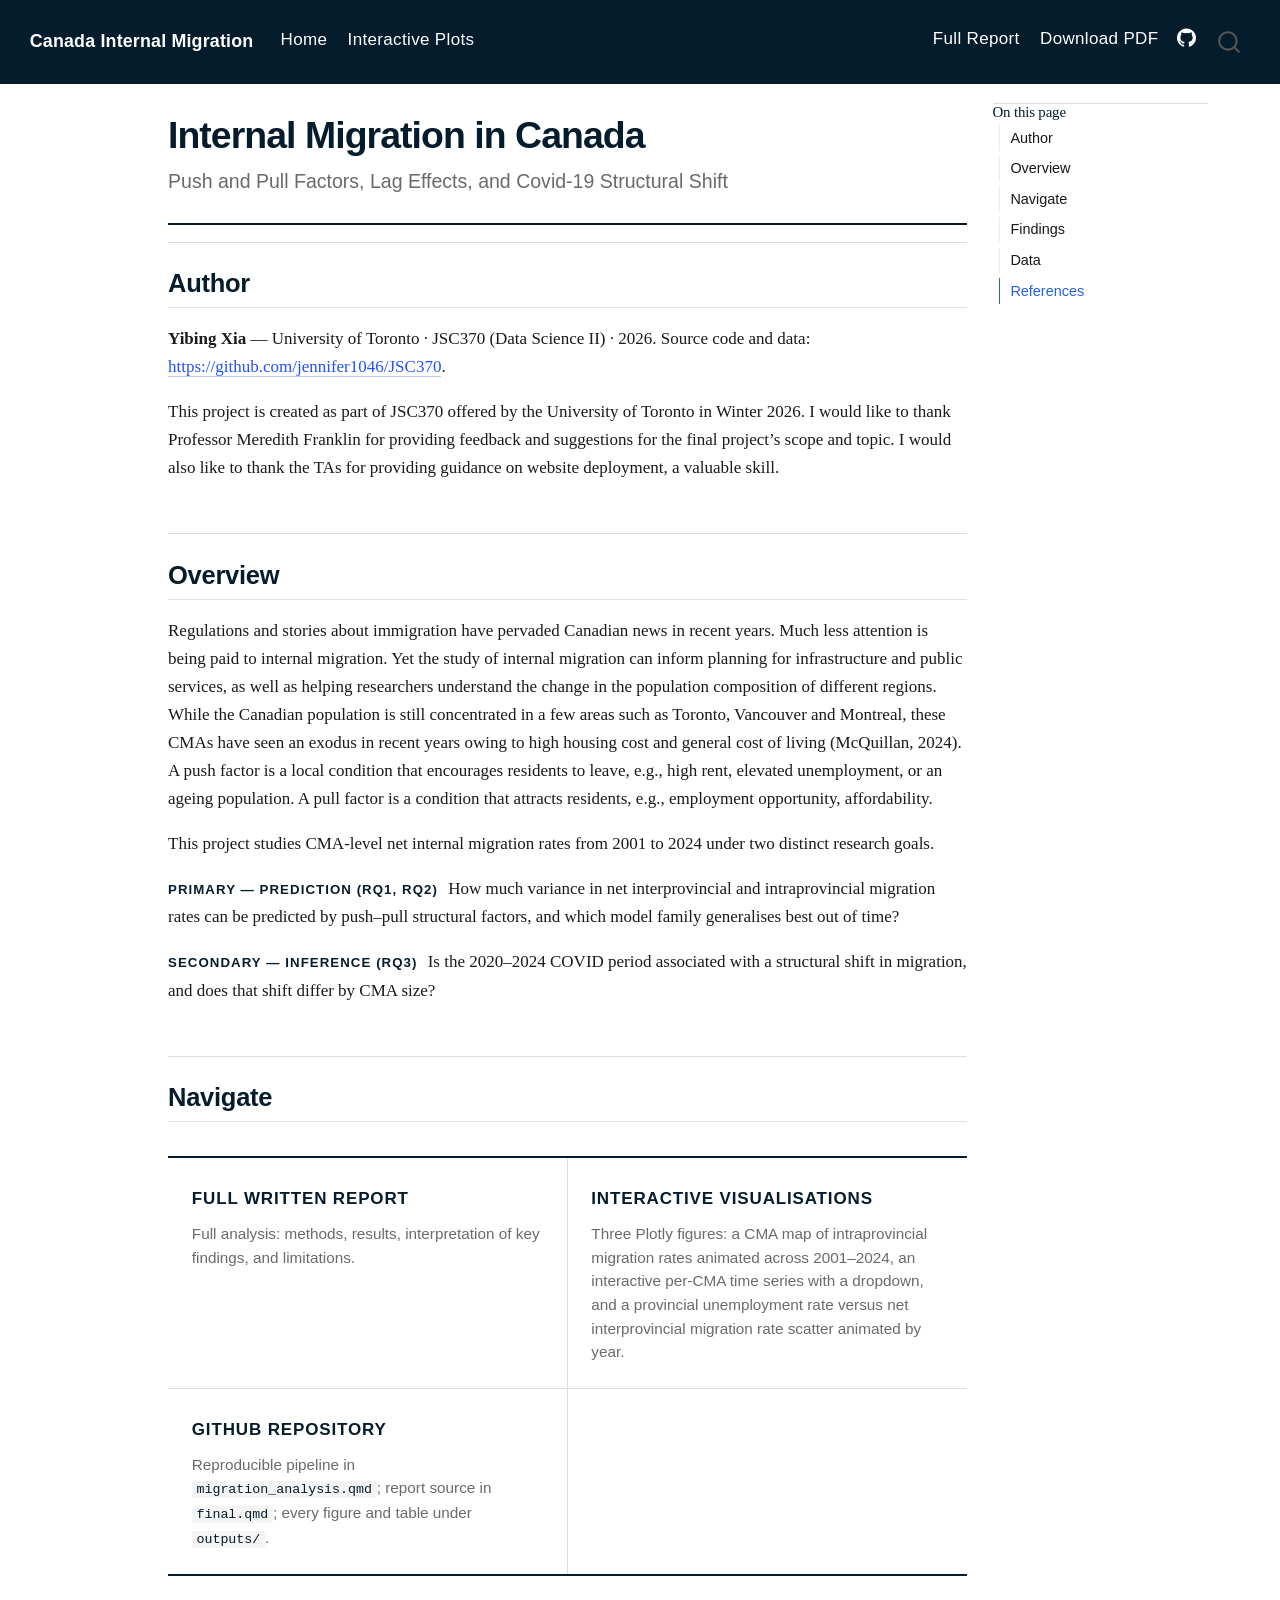
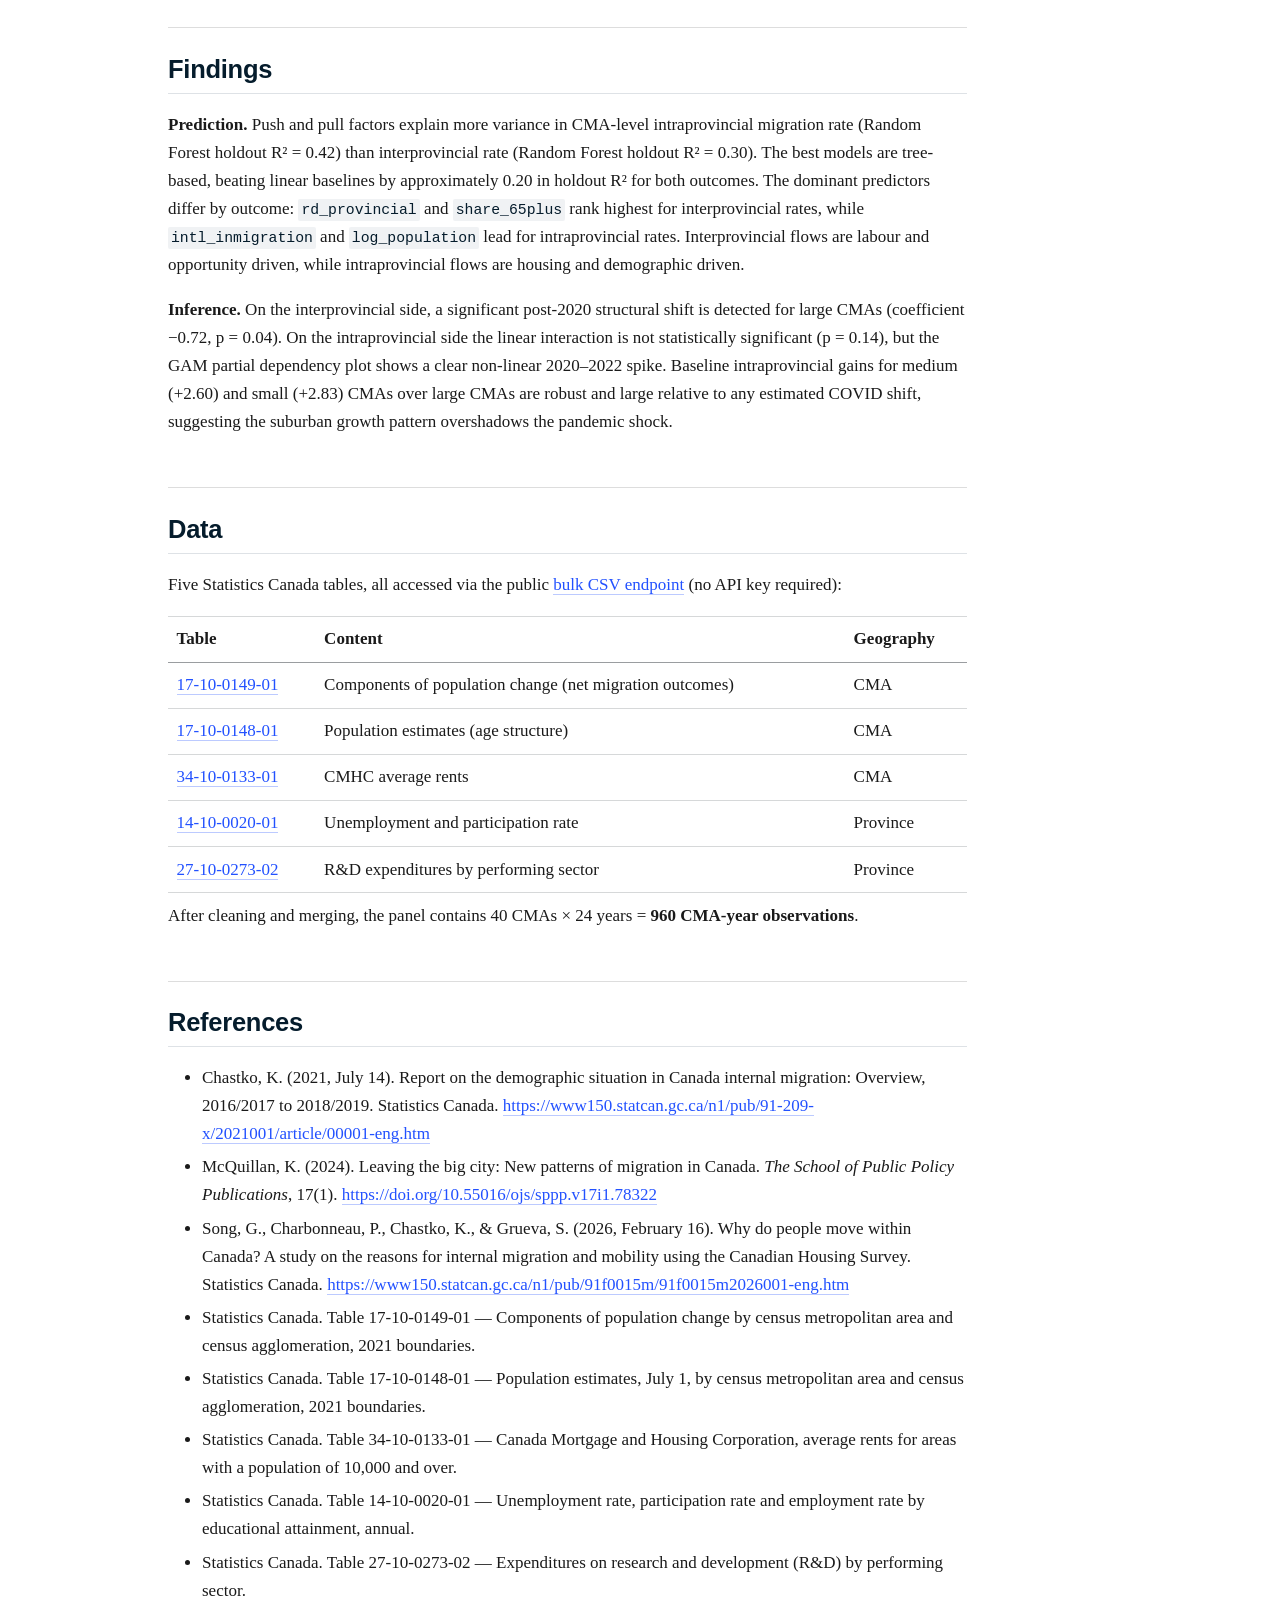
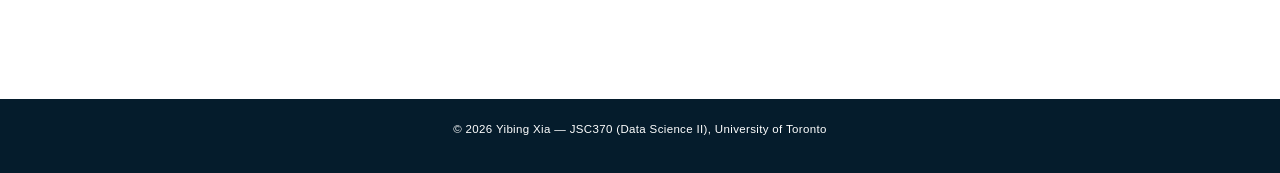
<file: index.html>
<!DOCTYPE html>
<html xmlns="http://www.w3.org/1999/xhtml" lang="en" xml:lang="en"><head>

<meta charset="utf-8">
<meta name="generator" content="quarto-1.8.26">

<meta name="viewport" content="width=device-width, initial-scale=1.0, user-scalable=yes">


<title>Internal Migration in Canada – Canada Internal Migration</title>
<style>
code{white-space: pre-wrap;}
span.smallcaps{font-variant: small-caps;}
div.columns{display: flex; gap: min(4vw, 1.5em);}
div.column{flex: auto; overflow-x: auto;}
div.hanging-indent{margin-left: 1.5em; text-indent: -1.5em;}
ul.task-list{list-style: none;}
ul.task-list li input[type="checkbox"] {
  width: 0.8em;
  margin: 0 0.8em 0.2em -1em; /* quarto-specific, see https://github.com/quarto-dev/quarto-cli/issues/4556 */ 
  vertical-align: middle;
}
</style>


<script src="site_libs/quarto-nav/quarto-nav.js"></script>
<script src="site_libs/quarto-nav/headroom.min.js"></script>
<script src="site_libs/clipboard/clipboard.min.js"></script>
<script src="site_libs/quarto-search/autocomplete.umd.js"></script>
<script src="site_libs/quarto-search/fuse.min.js"></script>
<script src="site_libs/quarto-search/quarto-search.js"></script>
<meta name="quarto:offset" content="./">
<script src="site_libs/quarto-html/quarto.js" type="module"></script>
<script src="site_libs/quarto-html/tabsets/tabsets.js" type="module"></script>
<script src="site_libs/quarto-html/axe/axe-check.js" type="module"></script>
<script src="site_libs/quarto-html/popper.min.js"></script>
<script src="site_libs/quarto-html/tippy.umd.min.js"></script>
<script src="site_libs/quarto-html/anchor.min.js"></script>
<link href="site_libs/quarto-html/tippy.css" rel="stylesheet">
<link href="site_libs/quarto-html/quarto-syntax-highlighting-587c61ba64f3a5504c4d52d930310e48.css" rel="stylesheet" id="quarto-text-highlighting-styles">
<script src="site_libs/bootstrap/bootstrap.min.js"></script>
<link href="site_libs/bootstrap/bootstrap-icons.css" rel="stylesheet">
<link href="site_libs/bootstrap/bootstrap-5b4ad623e5705c0698d39aec6f10cf02.min.css" rel="stylesheet" append-hash="true" id="quarto-bootstrap" data-mode="light">
<script id="quarto-search-options" type="application/json">{
  "location": "navbar",
  "copy-button": false,
  "collapse-after": 3,
  "panel-placement": "end",
  "type": "overlay",
  "limit": 50,
  "keyboard-shortcut": [
    "f",
    "/",
    "s"
  ],
  "show-item-context": false,
  "language": {
    "search-no-results-text": "No results",
    "search-matching-documents-text": "matching documents",
    "search-copy-link-title": "Copy link to search",
    "search-hide-matches-text": "Hide additional matches",
    "search-more-match-text": "more match in this document",
    "search-more-matches-text": "more matches in this document",
    "search-clear-button-title": "Clear",
    "search-text-placeholder": "",
    "search-detached-cancel-button-title": "Cancel",
    "search-submit-button-title": "Submit",
    "search-label": "Search"
  }
}</script>


<link rel="stylesheet" href="styles.css">
</head>

<body class="nav-fixed quarto-light">

<div id="quarto-search-results"></div>
  <header id="quarto-header" class="headroom fixed-top">
    <nav class="navbar navbar-expand-lg " data-bs-theme="dark">
      <div class="navbar-container container-fluid">
      <div class="navbar-brand-container mx-auto">
    <a class="navbar-brand" href="./index.html">
    <span class="navbar-title">Canada Internal Migration</span>
    </a>
  </div>
            <div id="quarto-search" class="" title="Search"></div>
          <button class="navbar-toggler" type="button" data-bs-toggle="collapse" data-bs-target="#navbarCollapse" aria-controls="navbarCollapse" role="menu" aria-expanded="false" aria-label="Toggle navigation" onclick="if (window.quartoToggleHeadroom) { window.quartoToggleHeadroom(); }">
  <span class="navbar-toggler-icon"></span>
</button>
          <div class="collapse navbar-collapse" id="navbarCollapse">
            <ul class="navbar-nav navbar-nav-scroll me-auto">
  <li class="nav-item">
    <a class="nav-link active" href="./index.html" aria-current="page"> 
<span class="menu-text">Home</span></a>
  </li>  
  <li class="nav-item">
    <a class="nav-link" href="./viz.html"> 
<span class="menu-text">Interactive Plots</span></a>
  </li>  
</ul>
            <ul class="navbar-nav navbar-nav-scroll ms-auto">
  <li class="nav-item">
    <a class="nav-link" href="./final.html"> 
<span class="menu-text">Full Report</span></a>
  </li>  
  <li class="nav-item">
    <a class="nav-link" href="https://github.com/jennifer1046/JSC370/blob/main/JSC370_2026/project/canada_migration/final.pdf"> 
<span class="menu-text">Download PDF</span></a>
  </li>  
  <li class="nav-item compact">
    <a class="nav-link" href="https://github.com/jennifer1046/JSC370"> <i class="bi bi-github" role="img" aria-label="GitHub repository">
</i> 
<span class="menu-text"></span></a>
  </li>  
</ul>
          </div> <!-- /navcollapse -->
            <div class="quarto-navbar-tools">
</div>
      </div> <!-- /container-fluid -->
    </nav>
</header>
<!-- content -->
<div id="quarto-content" class="quarto-container page-columns page-rows-contents page-layout-article page-navbar">
<!-- sidebar -->
<!-- margin-sidebar -->
    <div id="quarto-margin-sidebar" class="sidebar margin-sidebar">
        <nav id="TOC" role="doc-toc" class="toc-active">
    <h2 id="toc-title">On this page</h2>
   
  <ul>
  <li><a href="#author" id="toc-author" class="nav-link active" data-scroll-target="#author">Author</a></li>
  <li><a href="#overview" id="toc-overview" class="nav-link" data-scroll-target="#overview">Overview</a></li>
  <li><a href="#navigate" id="toc-navigate" class="nav-link" data-scroll-target="#navigate">Navigate</a></li>
  <li><a href="#findings" id="toc-findings" class="nav-link" data-scroll-target="#findings">Findings</a></li>
  <li><a href="#data" id="toc-data" class="nav-link" data-scroll-target="#data">Data</a></li>
  <li><a href="#references" id="toc-references" class="nav-link" data-scroll-target="#references">References</a></li>
  </ul>
</nav>
    </div>
<!-- main -->
<main class="content" id="quarto-document-content">

<header id="title-block-header" class="quarto-title-block default">
<div class="quarto-title">
<h1 class="title">Internal Migration in Canada</h1>
<p class="subtitle lead">Push and Pull Factors, Lag Effects, and Covid-19 Structural Shift</p>
</div>



<div class="quarto-title-meta">

    
  
    
  </div>
  


</header>


<section id="author" class="level2">
<h2 class="anchored" data-anchor-id="author">Author</h2>
<p><strong>Yibing Xia</strong> — University of Toronto · JSC370 (Data Science II) · 2026. Source code and data: <a href="https://github.com/jennifer1046/JSC370" class="uri">https://github.com/jennifer1046/JSC370</a>.</p>
<p>This project is created as part of JSC370 offered by the University of Toronto in Winter 2026. I would like to thank Professor Meredith Franklin for providing feedback and suggestions for the final project’s scope and topic. I would also like to thank the TAs for providing guidance on website deployment, a valuable skill.</p>
</section>
<section id="overview" class="level2">
<h2 class="anchored" data-anchor-id="overview">Overview</h2>
<p>Regulations and stories about immigration have pervaded Canadian news in recent years. Much less attention is being paid to internal migration. Yet the study of internal migration can inform planning for infrastructure and public services, as well as helping researchers understand the change in the population composition of different regions. While the Canadian population is still concentrated in a few areas such as Toronto, Vancouver and Montreal, these CMAs have seen an exodus in recent years owing to high housing cost and general cost of living (McQuillan, 2024). A push factor is a local condition that encourages residents to leave, e.g., high rent, elevated unemployment, or an ageing population. A pull factor is a condition that attracts residents, e.g., employment opportunity, affordability.</p>
<p>This project studies CMA-level net internal migration rates from 2001 to 2024 under two distinct research goals.</p>
<p><span class="lead-label">Primary — Prediction (RQ1, RQ2)</span> How much variance in net interprovincial and intraprovincial migration rates can be predicted by push–pull structural factors, and which model family generalises best out of time?</p>
<p><span class="lead-label">Secondary — Inference (RQ3)</span> Is the 2020–2024 COVID period associated with a structural shift in migration, and does that shift differ by CMA size?</p>
</section>
<section id="navigate" class="level2">
<h2 class="anchored" data-anchor-id="navigate">Navigate</h2>
<div class="nav-cards">
<a class="card-link" href="final.html">
<div class="card-title">
Full Written Report
</div>
<div class="card-sub">
Full analysis: methods, results, interpretation of key findings, and limitations.
</div>
</a> <a class="card-link" href="viz.html">
<div class="card-title">
Interactive Visualisations
</div>
<div class="card-sub">
Three Plotly figures: a CMA map of intraprovincial migration rates animated across 2001–2024, an interactive per-CMA time series with a dropdown, and a provincial unemployment rate versus net interprovincial migration rate scatter animated by year.
</div>
</a> <a class="card-link" href="https://github.com/jennifer1046/JSC370/tree/main/JSC370_2026/project/canada_migration" target="_blank" rel="noopener">
<div class="card-title">
GitHub Repository
</div>
<div class="card-sub">
Reproducible pipeline in <code>migration_analysis.qmd</code>; report source in <code>final.qmd</code>; every figure and table under <code>outputs/</code>.
</div>
</a><p><a class="card-link" href="https://github.com/jennifer1046/JSC370/tree/main/JSC370_2026/project/canada_migration" target="_blank" rel="noopener"></a></p>
</div>
</section>
<section id="findings" class="level2">
<h2 class="anchored" data-anchor-id="findings">Findings</h2>
<p><strong>Prediction.</strong> Push and pull factors explain more variance in CMA-level intraprovincial migration rate (Random Forest holdout R² = 0.42) than interprovincial rate (Random Forest holdout R² = 0.30). The best models are tree-based, beating linear baselines by approximately 0.20 in holdout R² for both outcomes. The dominant predictors differ by outcome: <code>rd_provincial</code> and <code>share_65plus</code> rank highest for interprovincial rates, while <code>intl_inmigration</code> and <code>log_population</code> lead for intraprovincial rates. Interprovincial flows are labour and opportunity driven, while intraprovincial flows are housing and demographic driven.</p>
<p><strong>Inference.</strong> On the interprovincial side, a significant post-2020 structural shift is detected for large CMAs (coefficient −0.72, p = 0.04). On the intraprovincial side the linear interaction is not statistically significant (p = 0.14), but the GAM partial dependency plot shows a clear non-linear 2020–2022 spike. Baseline intraprovincial gains for medium (+2.60) and small (+2.83) CMAs over large CMAs are robust and large relative to any estimated COVID shift, suggesting the suburban growth pattern overshadows the pandemic shock.</p>
</section>
<section id="data" class="level2">
<h2 class="anchored" data-anchor-id="data">Data</h2>
<p>Five Statistics Canada tables, all accessed via the public <a href="https://www150.statcan.gc.ca/n1/en/type/data">bulk CSV endpoint</a> (no API key required):</p>
<table class="caption-top table">
<thead>
<tr class="header">
<th>Table</th>
<th>Content</th>
<th>Geography</th>
</tr>
</thead>
<tbody>
<tr class="odd">
<td><a href="https://www150.statcan.gc.ca/t1/tbl1/en/tv.action?pid=1710014901">17-10-0149-01</a></td>
<td>Components of population change (net migration outcomes)</td>
<td>CMA</td>
</tr>
<tr class="even">
<td><a href="https://www150.statcan.gc.ca/t1/tbl1/en/tv.action?pid=1710014801">17-10-0148-01</a></td>
<td>Population estimates (age structure)</td>
<td>CMA</td>
</tr>
<tr class="odd">
<td><a href="https://www150.statcan.gc.ca/t1/tbl1/en/tv.action?pid=3410013301">34-10-0133-01</a></td>
<td>CMHC average rents</td>
<td>CMA</td>
</tr>
<tr class="even">
<td><a href="https://www150.statcan.gc.ca/t1/tbl1/en/tv.action?pid=1410002001">14-10-0020-01</a></td>
<td>Unemployment and participation rate</td>
<td>Province</td>
</tr>
<tr class="odd">
<td><a href="https://www150.statcan.gc.ca/t1/tbl1/en/tv.action?pid=2710027302">27-10-0273-02</a></td>
<td>R&amp;D expenditures by performing sector</td>
<td>Province</td>
</tr>
</tbody>
</table>
<p>After cleaning and merging, the panel contains 40 CMAs × 24 years = <strong>960 CMA-year observations</strong>.</p>
</section>
<section id="references" class="level2">
<h2 class="anchored" data-anchor-id="references">References</h2>
<ul>
<li>Chastko, K. (2021, July 14). Report on the demographic situation in Canada internal migration: Overview, 2016/2017 to 2018/2019. Statistics Canada. <a href="https://www150.statcan.gc.ca/n1/pub/91-209-x/2021001/article/00001-eng.htm" class="uri">https://www150.statcan.gc.ca/n1/pub/91-209-x/2021001/article/00001-eng.htm</a></li>
<li>McQuillan, K. (2024). Leaving the big city: New patterns of migration in Canada. <em>The School of Public Policy Publications</em>, 17(1). <a href="https://doi.org/10.55016/ojs/sppp.v17i1.78322" class="uri">https://doi.org/10.55016/ojs/sppp.v17i1.78322</a></li>
<li>Song, G., Charbonneau, P., Chastko, K., &amp; Grueva, S. (2026, February 16). Why do people move within Canada? A study on the reasons for internal migration and mobility using the Canadian Housing Survey. Statistics Canada. <a href="https://www150.statcan.gc.ca/n1/pub/91f0015m/91f0015m2026001-eng.htm" class="uri">https://www150.statcan.gc.ca/n1/pub/91f0015m/91f0015m2026001-eng.htm</a></li>
<li>Statistics Canada. Table 17-10-0149-01 — Components of population change by census metropolitan area and census agglomeration, 2021 boundaries.</li>
<li>Statistics Canada. Table 17-10-0148-01 — Population estimates, July 1, by census metropolitan area and census agglomeration, 2021 boundaries.</li>
<li>Statistics Canada. Table 34-10-0133-01 — Canada Mortgage and Housing Corporation, average rents for areas with a population of 10,000 and over.</li>
<li>Statistics Canada. Table 14-10-0020-01 — Unemployment rate, participation rate and employment rate by educational attainment, annual.</li>
<li>Statistics Canada. Table 27-10-0273-02 — Expenditures on research and development (R&amp;D) by performing sector.</li>
</ul>


</section>

</main> <!-- /main -->
<script id="quarto-html-after-body" type="application/javascript">
  window.document.addEventListener("DOMContentLoaded", function (event) {
    const icon = "";
    const anchorJS = new window.AnchorJS();
    anchorJS.options = {
      placement: 'right',
      icon: icon
    };
    anchorJS.add('.anchored');
    const isCodeAnnotation = (el) => {
      for (const clz of el.classList) {
        if (clz.startsWith('code-annotation-')) {                     
          return true;
        }
      }
      return false;
    }
    const onCopySuccess = function(e) {
      // button target
      const button = e.trigger;
      // don't keep focus
      button.blur();
      // flash "checked"
      button.classList.add('code-copy-button-checked');
      var currentTitle = button.getAttribute("title");
      button.setAttribute("title", "Copied!");
      let tooltip;
      if (window.bootstrap) {
        button.setAttribute("data-bs-toggle", "tooltip");
        button.setAttribute("data-bs-placement", "left");
        button.setAttribute("data-bs-title", "Copied!");
        tooltip = new bootstrap.Tooltip(button, 
          { trigger: "manual", 
            customClass: "code-copy-button-tooltip",
            offset: [0, -8]});
        tooltip.show();    
      }
      setTimeout(function() {
        if (tooltip) {
          tooltip.hide();
          button.removeAttribute("data-bs-title");
          button.removeAttribute("data-bs-toggle");
          button.removeAttribute("data-bs-placement");
        }
        button.setAttribute("title", currentTitle);
        button.classList.remove('code-copy-button-checked');
      }, 1000);
      // clear code selection
      e.clearSelection();
    }
    const getTextToCopy = function(trigger) {
      const outerScaffold = trigger.parentElement.cloneNode(true);
      const codeEl = outerScaffold.querySelector('code');
      for (const childEl of codeEl.children) {
        if (isCodeAnnotation(childEl)) {
          childEl.remove();
        }
      }
      return codeEl.innerText;
    }
    const clipboard = new window.ClipboardJS('.code-copy-button:not([data-in-quarto-modal])', {
      text: getTextToCopy
    });
    clipboard.on('success', onCopySuccess);
    if (window.document.getElementById('quarto-embedded-source-code-modal')) {
      const clipboardModal = new window.ClipboardJS('.code-copy-button[data-in-quarto-modal]', {
        text: getTextToCopy,
        container: window.document.getElementById('quarto-embedded-source-code-modal')
      });
      clipboardModal.on('success', onCopySuccess);
    }
      var localhostRegex = new RegExp(/^(?:http|https):\/\/localhost\:?[0-9]*\//);
      var mailtoRegex = new RegExp(/^mailto:/);
        var filterRegex = new RegExp("https:\/\/jennifer1046\.github\.io\/JSC370\/");
      var isInternal = (href) => {
          return filterRegex.test(href) || localhostRegex.test(href) || mailtoRegex.test(href);
      }
      // Inspect non-navigation links and adorn them if external
     var links = window.document.querySelectorAll('a[href]:not(.nav-link):not(.navbar-brand):not(.toc-action):not(.sidebar-link):not(.sidebar-item-toggle):not(.pagination-link):not(.no-external):not([aria-hidden]):not(.dropdown-item):not(.quarto-navigation-tool):not(.about-link)');
      for (var i=0; i<links.length; i++) {
        const link = links[i];
        if (!isInternal(link.href)) {
          // undo the damage that might have been done by quarto-nav.js in the case of
          // links that we want to consider external
          if (link.dataset.originalHref !== undefined) {
            link.href = link.dataset.originalHref;
          }
        }
      }
    function tippyHover(el, contentFn, onTriggerFn, onUntriggerFn) {
      const config = {
        allowHTML: true,
        maxWidth: 500,
        delay: 100,
        arrow: false,
        appendTo: function(el) {
            return el.parentElement;
        },
        interactive: true,
        interactiveBorder: 10,
        theme: 'quarto',
        placement: 'bottom-start',
      };
      if (contentFn) {
        config.content = contentFn;
      }
      if (onTriggerFn) {
        config.onTrigger = onTriggerFn;
      }
      if (onUntriggerFn) {
        config.onUntrigger = onUntriggerFn;
      }
      window.tippy(el, config); 
    }
    const noterefs = window.document.querySelectorAll('a[role="doc-noteref"]');
    for (var i=0; i<noterefs.length; i++) {
      const ref = noterefs[i];
      tippyHover(ref, function() {
        // use id or data attribute instead here
        let href = ref.getAttribute('data-footnote-href') || ref.getAttribute('href');
        try { href = new URL(href).hash; } catch {}
        const id = href.replace(/^#\/?/, "");
        const note = window.document.getElementById(id);
        if (note) {
          return note.innerHTML;
        } else {
          return "";
        }
      });
    }
    const xrefs = window.document.querySelectorAll('a.quarto-xref');
    const processXRef = (id, note) => {
      // Strip column container classes
      const stripColumnClz = (el) => {
        el.classList.remove("page-full", "page-columns");
        if (el.children) {
          for (const child of el.children) {
            stripColumnClz(child);
          }
        }
      }
      stripColumnClz(note)
      if (id === null || id.startsWith('sec-')) {
        // Special case sections, only their first couple elements
        const container = document.createElement("div");
        if (note.children && note.children.length > 2) {
          container.appendChild(note.children[0].cloneNode(true));
          for (let i = 1; i < note.children.length; i++) {
            const child = note.children[i];
            if (child.tagName === "P" && child.innerText === "") {
              continue;
            } else {
              container.appendChild(child.cloneNode(true));
              break;
            }
          }
          if (window.Quarto?.typesetMath) {
            window.Quarto.typesetMath(container);
          }
          return container.innerHTML
        } else {
          if (window.Quarto?.typesetMath) {
            window.Quarto.typesetMath(note);
          }
          return note.innerHTML;
        }
      } else {
        // Remove any anchor links if they are present
        const anchorLink = note.querySelector('a.anchorjs-link');
        if (anchorLink) {
          anchorLink.remove();
        }
        if (window.Quarto?.typesetMath) {
          window.Quarto.typesetMath(note);
        }
        if (note.classList.contains("callout")) {
          return note.outerHTML;
        } else {
          return note.innerHTML;
        }
      }
    }
    for (var i=0; i<xrefs.length; i++) {
      const xref = xrefs[i];
      tippyHover(xref, undefined, function(instance) {
        instance.disable();
        let url = xref.getAttribute('href');
        let hash = undefined; 
        if (url.startsWith('#')) {
          hash = url;
        } else {
          try { hash = new URL(url).hash; } catch {}
        }
        if (hash) {
          const id = hash.replace(/^#\/?/, "");
          const note = window.document.getElementById(id);
          if (note !== null) {
            try {
              const html = processXRef(id, note.cloneNode(true));
              instance.setContent(html);
            } finally {
              instance.enable();
              instance.show();
            }
          } else {
            // See if we can fetch this
            fetch(url.split('#')[0])
            .then(res => res.text())
            .then(html => {
              const parser = new DOMParser();
              const htmlDoc = parser.parseFromString(html, "text/html");
              const note = htmlDoc.getElementById(id);
              if (note !== null) {
                const html = processXRef(id, note);
                instance.setContent(html);
              } 
            }).finally(() => {
              instance.enable();
              instance.show();
            });
          }
        } else {
          // See if we can fetch a full url (with no hash to target)
          // This is a special case and we should probably do some content thinning / targeting
          fetch(url)
          .then(res => res.text())
          .then(html => {
            const parser = new DOMParser();
            const htmlDoc = parser.parseFromString(html, "text/html");
            const note = htmlDoc.querySelector('main.content');
            if (note !== null) {
              // This should only happen for chapter cross references
              // (since there is no id in the URL)
              // remove the first header
              if (note.children.length > 0 && note.children[0].tagName === "HEADER") {
                note.children[0].remove();
              }
              const html = processXRef(null, note);
              instance.setContent(html);
            } 
          }).finally(() => {
            instance.enable();
            instance.show();
          });
        }
      }, function(instance) {
      });
    }
        let selectedAnnoteEl;
        const selectorForAnnotation = ( cell, annotation) => {
          let cellAttr = 'data-code-cell="' + cell + '"';
          let lineAttr = 'data-code-annotation="' +  annotation + '"';
          const selector = 'span[' + cellAttr + '][' + lineAttr + ']';
          return selector;
        }
        const selectCodeLines = (annoteEl) => {
          const doc = window.document;
          const targetCell = annoteEl.getAttribute("data-target-cell");
          const targetAnnotation = annoteEl.getAttribute("data-target-annotation");
          const annoteSpan = window.document.querySelector(selectorForAnnotation(targetCell, targetAnnotation));
          const lines = annoteSpan.getAttribute("data-code-lines").split(",");
          const lineIds = lines.map((line) => {
            return targetCell + "-" + line;
          })
          let top = null;
          let height = null;
          let parent = null;
          if (lineIds.length > 0) {
              //compute the position of the single el (top and bottom and make a div)
              const el = window.document.getElementById(lineIds[0]);
              top = el.offsetTop;
              height = el.offsetHeight;
              parent = el.parentElement.parentElement;
            if (lineIds.length > 1) {
              const lastEl = window.document.getElementById(lineIds[lineIds.length - 1]);
              const bottom = lastEl.offsetTop + lastEl.offsetHeight;
              height = bottom - top;
            }
            if (top !== null && height !== null && parent !== null) {
              // cook up a div (if necessary) and position it 
              let div = window.document.getElementById("code-annotation-line-highlight");
              if (div === null) {
                div = window.document.createElement("div");
                div.setAttribute("id", "code-annotation-line-highlight");
                div.style.position = 'absolute';
                parent.appendChild(div);
              }
              div.style.top = top - 2 + "px";
              div.style.height = height + 4 + "px";
              div.style.left = 0;
              let gutterDiv = window.document.getElementById("code-annotation-line-highlight-gutter");
              if (gutterDiv === null) {
                gutterDiv = window.document.createElement("div");
                gutterDiv.setAttribute("id", "code-annotation-line-highlight-gutter");
                gutterDiv.style.position = 'absolute';
                const codeCell = window.document.getElementById(targetCell);
                const gutter = codeCell.querySelector('.code-annotation-gutter');
                gutter.appendChild(gutterDiv);
              }
              gutterDiv.style.top = top - 2 + "px";
              gutterDiv.style.height = height + 4 + "px";
            }
            selectedAnnoteEl = annoteEl;
          }
        };
        const unselectCodeLines = () => {
          const elementsIds = ["code-annotation-line-highlight", "code-annotation-line-highlight-gutter"];
          elementsIds.forEach((elId) => {
            const div = window.document.getElementById(elId);
            if (div) {
              div.remove();
            }
          });
          selectedAnnoteEl = undefined;
        };
          // Handle positioning of the toggle
      window.addEventListener(
        "resize",
        throttle(() => {
          elRect = undefined;
          if (selectedAnnoteEl) {
            selectCodeLines(selectedAnnoteEl);
          }
        }, 10)
      );
      function throttle(fn, ms) {
      let throttle = false;
      let timer;
        return (...args) => {
          if(!throttle) { // first call gets through
              fn.apply(this, args);
              throttle = true;
          } else { // all the others get throttled
              if(timer) clearTimeout(timer); // cancel #2
              timer = setTimeout(() => {
                fn.apply(this, args);
                timer = throttle = false;
              }, ms);
          }
        };
      }
        // Attach click handler to the DT
        const annoteDls = window.document.querySelectorAll('dt[data-target-cell]');
        for (const annoteDlNode of annoteDls) {
          annoteDlNode.addEventListener('click', (event) => {
            const clickedEl = event.target;
            if (clickedEl !== selectedAnnoteEl) {
              unselectCodeLines();
              const activeEl = window.document.querySelector('dt[data-target-cell].code-annotation-active');
              if (activeEl) {
                activeEl.classList.remove('code-annotation-active');
              }
              selectCodeLines(clickedEl);
              clickedEl.classList.add('code-annotation-active');
            } else {
              // Unselect the line
              unselectCodeLines();
              clickedEl.classList.remove('code-annotation-active');
            }
          });
        }
    const findCites = (el) => {
      const parentEl = el.parentElement;
      if (parentEl) {
        const cites = parentEl.dataset.cites;
        if (cites) {
          return {
            el,
            cites: cites.split(' ')
          };
        } else {
          return findCites(el.parentElement)
        }
      } else {
        return undefined;
      }
    };
    var bibliorefs = window.document.querySelectorAll('a[role="doc-biblioref"]');
    for (var i=0; i<bibliorefs.length; i++) {
      const ref = bibliorefs[i];
      const citeInfo = findCites(ref);
      if (citeInfo) {
        tippyHover(citeInfo.el, function() {
          var popup = window.document.createElement('div');
          citeInfo.cites.forEach(function(cite) {
            var citeDiv = window.document.createElement('div');
            citeDiv.classList.add('hanging-indent');
            citeDiv.classList.add('csl-entry');
            var biblioDiv = window.document.getElementById('ref-' + cite);
            if (biblioDiv) {
              citeDiv.innerHTML = biblioDiv.innerHTML;
            }
            popup.appendChild(citeDiv);
          });
          return popup.innerHTML;
        });
      }
    }
  });
  </script>
</div> <!-- /content -->
<footer class="footer">
  <div class="nav-footer">
    <div class="nav-footer-left">
      &nbsp;
    </div>   
    <div class="nav-footer-center">
<p>© 2026 Yibing Xia — JSC370 (Data Science II), University of Toronto</p>
</div>
    <div class="nav-footer-right">
      &nbsp;
    </div>
  </div>
</footer>




</body></html>
</file>
<file: site_libs/quarto-html/tippy.css>
.tippy-box[data-animation=fade][data-state=hidden]{opacity:0}[data-tippy-root]{max-width:calc(100vw - 10px)}.tippy-box{position:relative;background-color:#333;color:#fff;border-radius:4px;font-size:14px;line-height:1.4;white-space:normal;outline:0;transition-property:transform,visibility,opacity}.tippy-box[data-placement^=top]>.tippy-arrow{bottom:0}.tippy-box[data-placement^=top]>.tippy-arrow:before{bottom:-7px;left:0;border-width:8px 8px 0;border-top-color:initial;transform-origin:center top}.tippy-box[data-placement^=bottom]>.tippy-arrow{top:0}.tippy-box[data-placement^=bottom]>.tippy-arrow:before{top:-7px;left:0;border-width:0 8px 8px;border-bottom-color:initial;transform-origin:center bottom}.tippy-box[data-placement^=left]>.tippy-arrow{right:0}.tippy-box[data-placement^=left]>.tippy-arrow:before{border-width:8px 0 8px 8px;border-left-color:initial;right:-7px;transform-origin:center left}.tippy-box[data-placement^=right]>.tippy-arrow{left:0}.tippy-box[data-placement^=right]>.tippy-arrow:before{left:-7px;border-width:8px 8px 8px 0;border-right-color:initial;transform-origin:center right}.tippy-box[data-inertia][data-state=visible]{transition-timing-function:cubic-bezier(.54,1.5,.38,1.11)}.tippy-arrow{width:16px;height:16px;color:#333}.tippy-arrow:before{content:"";position:absolute;border-color:transparent;border-style:solid}.tippy-content{position:relative;padding:5px 9px;z-index:1}
</file>
<file: site_libs/quarto-html/quarto-syntax-highlighting-587c61ba64f3a5504c4d52d930310e48.css>
/* quarto syntax highlight colors */
:root {
  --quarto-hl-ot-color: #003B4F;
  --quarto-hl-at-color: #657422;
  --quarto-hl-ss-color: #20794D;
  --quarto-hl-an-color: #5E5E5E;
  --quarto-hl-fu-color: #4758AB;
  --quarto-hl-st-color: #20794D;
  --quarto-hl-cf-color: #003B4F;
  --quarto-hl-op-color: #5E5E5E;
  --quarto-hl-er-color: #AD0000;
  --quarto-hl-bn-color: #AD0000;
  --quarto-hl-al-color: #AD0000;
  --quarto-hl-va-color: #111111;
  --quarto-hl-bu-color: inherit;
  --quarto-hl-ex-color: inherit;
  --quarto-hl-pp-color: #AD0000;
  --quarto-hl-in-color: #5E5E5E;
  --quarto-hl-vs-color: #20794D;
  --quarto-hl-wa-color: #5E5E5E;
  --quarto-hl-do-color: #5E5E5E;
  --quarto-hl-im-color: #00769E;
  --quarto-hl-ch-color: #20794D;
  --quarto-hl-dt-color: #AD0000;
  --quarto-hl-fl-color: #AD0000;
  --quarto-hl-co-color: #5E5E5E;
  --quarto-hl-cv-color: #5E5E5E;
  --quarto-hl-cn-color: #8f5902;
  --quarto-hl-sc-color: #5E5E5E;
  --quarto-hl-dv-color: #AD0000;
  --quarto-hl-kw-color: #003B4F;
}

/* other quarto variables */
:root {
  --quarto-font-monospace: SFMono-Regular, Menlo, Monaco, Consolas, "Liberation Mono", "Courier New", monospace;
}

/* syntax highlight based on Pandoc's rules */
pre > code.sourceCode > span {
  color: #003B4F;
}

code.sourceCode > span {
  color: #003B4F;
}

div.sourceCode,
div.sourceCode pre.sourceCode {
  color: #003B4F;
}

/* Normal */
code span {
  color: #003B4F;
}

/* Alert */
code span.al {
  color: #AD0000;
  font-style: inherit;
}

/* Annotation */
code span.an {
  color: #5E5E5E;
  font-style: inherit;
}

/* Attribute */
code span.at {
  color: #657422;
  font-style: inherit;
}

/* BaseN */
code span.bn {
  color: #AD0000;
  font-style: inherit;
}

/* BuiltIn */
code span.bu {
  font-style: inherit;
}

/* ControlFlow */
code span.cf {
  color: #003B4F;
  font-weight: bold;
  font-style: inherit;
}

/* Char */
code span.ch {
  color: #20794D;
  font-style: inherit;
}

/* Constant */
code span.cn {
  color: #8f5902;
  font-style: inherit;
}

/* Comment */
code span.co {
  color: #5E5E5E;
  font-style: inherit;
}

/* CommentVar */
code span.cv {
  color: #5E5E5E;
  font-style: italic;
}

/* Documentation */
code span.do {
  color: #5E5E5E;
  font-style: italic;
}

/* DataType */
code span.dt {
  color: #AD0000;
  font-style: inherit;
}

/* DecVal */
code span.dv {
  color: #AD0000;
  font-style: inherit;
}

/* Error */
code span.er {
  color: #AD0000;
  font-style: inherit;
}

/* Extension */
code span.ex {
  font-style: inherit;
}

/* Float */
code span.fl {
  color: #AD0000;
  font-style: inherit;
}

/* Function */
code span.fu {
  color: #4758AB;
  font-style: inherit;
}

/* Import */
code span.im {
  color: #00769E;
  font-style: inherit;
}

/* Information */
code span.in {
  color: #5E5E5E;
  font-style: inherit;
}

/* Keyword */
code span.kw {
  color: #003B4F;
  font-weight: bold;
  font-style: inherit;
}

/* Operator */
code span.op {
  color: #5E5E5E;
  font-style: inherit;
}

/* Other */
code span.ot {
  color: #003B4F;
  font-style: inherit;
}

/* Preprocessor */
code span.pp {
  color: #AD0000;
  font-style: inherit;
}

/* SpecialChar */
code span.sc {
  color: #5E5E5E;
  font-style: inherit;
}

/* SpecialString */
code span.ss {
  color: #20794D;
  font-style: inherit;
}

/* String */
code span.st {
  color: #20794D;
  font-style: inherit;
}

/* Variable */
code span.va {
  color: #111111;
  font-style: inherit;
}

/* VerbatimString */
code span.vs {
  color: #20794D;
  font-style: inherit;
}

/* Warning */
code span.wa {
  color: #5E5E5E;
  font-style: italic;
}

.prevent-inlining {
  content: "</";
}

/*# sourceMappingURL=2dce1cc6c82594539e1579de68416b47.css.map */
</file>
<file: styles.css>
/* McKinsey-inspired styling on top of the Bootstrap cosmo base.
   Goals: Oxford-navy palette, serif body + sans display, minimal
   decoration, generous whitespace, tables with only top/bottom rules. */

:root {
  --mk-navy:    #051C2C;
  --mk-navy-2:  #0A2540;
  --mk-accent:  #2251FF;
  --mk-ink:     #0a0a0a;
  --mk-body:    #1a1a1a;
  --mk-mute:    #6a6a6a;
  --mk-rule:    #dddddd;
  --mk-rule-strong: var(--mk-navy);
  --mk-surface: #f4f4f4;
  --mk-paper:   #ffffff;
}

/* Body: serif for long-form reading. */
body,
.quarto-container,
main {
  font-family: "Charter", "Iowan Old Style", "Georgia", "Times New Roman", serif;
  color: var(--mk-body);
  background: var(--mk-paper);
  line-height: 1.65;
  font-size: 17px;
}

/* Display, navigation, captions, and tables: clean sans. */
h1, h2, h3, h4, h5, h6,
.navbar, .nav-link, .navbar-brand,
.card-title, .card-sub,
.figure-caption, .table-caption, .figure-description,
.report-table,
.page-footer, .nav-footer,
.lead-label {
  font-family: "Inter", "IBM Plex Sans", -apple-system, BlinkMacSystemFont, "Helvetica Neue", "Arial", sans-serif;
}

h1 {
  font-weight: 700;
  color: var(--mk-navy);
  letter-spacing: -0.02em;
  font-size: 2.1rem;
}

h2 {
  font-weight: 600;
  color: var(--mk-navy);
  border-top: 1px solid var(--mk-rule);
  padding-top: 1.5rem;
  margin-top: 3rem;
  margin-bottom: 1rem;
  letter-spacing: -0.01em;
  font-size: 1.5rem;
}

h3 {
  font-weight: 600;
  color: var(--mk-navy);
  margin-top: 2rem;
  margin-bottom: 0.75rem;
  font-size: 1.2rem;
}

h4 {
  font-weight: 600;
  color: var(--mk-navy-2);
  margin-top: 1.5rem;
  margin-bottom: 0.5rem;
  font-size: 1.05rem;
  text-transform: uppercase;
  letter-spacing: 0.04em;
}

/* Links */
a {
  color: var(--mk-accent);
  text-decoration: none;
  border-bottom: 1px solid rgba(34, 81, 255, 0.3);
  transition: border-color 0.15s, color 0.15s;
}

a:hover {
  color: var(--mk-navy);
  border-bottom-color: var(--mk-navy);
}

/* Navbar */
.navbar {
  background: var(--mk-navy) !important;
  border-bottom: none;
  box-shadow: none;
  padding: 0.9rem 1.25rem;
}

.navbar .navbar-brand,
.navbar .nav-link {
  color: #ffffff !important;
  font-weight: 500;
  letter-spacing: 0.02em;
  border-bottom: none;
}

.navbar .navbar-brand {
  font-weight: 700;
  font-size: 1.05rem;
  letter-spacing: 0.01em;
}

.navbar .nav-link:hover {
  color: #9ab0ff !important;
}

/* Title block under the navbar */
.quarto-title-block {
  border-bottom: 2px solid var(--mk-navy);
  padding-bottom: 1rem;
  margin-bottom: 2rem;
}

.quarto-title-block .quarto-title .title {
  font-weight: 700;
  color: var(--mk-navy);
  font-size: 2.2rem;
  letter-spacing: -0.025em;
  line-height: 1.15;
}

.quarto-title-block .quarto-title .subtitle,
.quarto-title-block .subtitle {
  font-size: 1.15rem;
  color: var(--mk-mute);
  font-weight: 400;
  margin-top: 0.5rem;
  font-family: "Inter", -apple-system, BlinkMacSystemFont, "Helvetica Neue", sans-serif;
}

/* Navigation grid on the landing page — always a 2x2 matrix so the four
   cards render balanced. Collapses to a single column on narrow viewports. */
.nav-cards {
  display: grid;
  grid-template-columns: repeat(2, 1fr);
  gap: 0;
  margin: 2rem 0 3rem;
  border-top: 2px solid var(--mk-navy);
  border-bottom: 2px solid var(--mk-navy);
}

.card-link {
  display: block;
  padding: 1.6rem 1.4rem 1.4rem;
  background: var(--mk-paper);
  color: var(--mk-body);
  text-decoration: none;
  border: none;
  transition: background 0.15s ease, color 0.15s ease;
}

/* Interior rules only — container supplies top/bottom edges. */
.nav-cards > .card-link:nth-child(odd) {
  border-right: 1px solid var(--mk-rule);
}

.nav-cards > .card-link:nth-child(-n+2) {
  border-bottom: 1px solid var(--mk-rule);
}

.card-link:hover {
  background: var(--mk-navy);
  color: var(--mk-paper);
}

.card-link:hover .card-title,
.card-link:hover .card-sub,
.card-link:hover code {
  color: var(--mk-paper);
}

.card-link .card-title {
  font-weight: 700;
  color: var(--mk-navy);
  margin-bottom: 0.5rem;
  font-size: 1rem;
  text-transform: uppercase;
  letter-spacing: 0.05em;
}

.card-link .card-sub {
  font-size: 0.9rem;
  color: var(--mk-mute);
  line-height: 1.55;
  font-weight: 400;
}

.card-link:hover code {
  background: rgba(255, 255, 255, 0.12);
  color: var(--mk-paper);
}

/* Tables — clean McKinsey rule style: top/bottom only, no verticals. */
.report-table {
  border-collapse: collapse;
  width: 100%;
  font-size: 0.92rem;
  margin: 0.75rem 0 1.75rem;
}

.report-table thead th {
  border-top: 2px solid var(--mk-navy);
  border-bottom: 1px solid var(--mk-navy);
  background: var(--mk-paper);
  color: var(--mk-navy);
  padding: 0.55rem 0.75rem;
  font-weight: 700;
  text-align: left;
  text-transform: uppercase;
  letter-spacing: 0.045em;
  font-size: 0.78rem;
  white-space: nowrap;
}

.report-table tbody td {
  border: none;
  border-bottom: 1px solid var(--mk-rule);
  padding: 0.5rem 0.75rem;
}

.report-table tr.group-gap td {
  border-bottom: 2px solid var(--mk-navy);
  padding: 0;
  height: 0;
}

.report-table td.num,
.report-table th.num {
  text-align: right;
  font-variant-numeric: tabular-nums;
}

.report-table tbody tr:last-child td {
  border-bottom: 2px solid var(--mk-navy);
}

.table-caption {
  font-size: 0.78rem;
  color: var(--mk-navy);
  margin: 1rem 0 0.4rem;
  text-transform: uppercase;
  letter-spacing: 0.07em;
  font-weight: 700;
}

.table-grid {
  display: grid;
  grid-template-columns: 1fr 1fr;
  gap: 1.5rem;
  margin: 1rem 0;
}

.table-panel {
  min-width: 0;
}

/* Figures */
.figure-caption {
  font-size: 0.78rem;
  color: var(--mk-navy);
  margin: 0.75rem 0 0.25rem;
  font-style: normal;
  text-transform: uppercase;
  letter-spacing: 0.07em;
  font-weight: 700;
}

.figure-description {
  font-size: 0.92rem;
  color: var(--mk-body);
  line-height: 1.65;
  margin: 0.25rem 0 2.5rem;
  border-left: 3px solid var(--mk-navy);
  padding: 0.1rem 0 0.1rem 0.9rem;
}

/* Code */
code {
  font-family: "JetBrains Mono", "IBM Plex Mono", "SF Mono", "Menlo", monospace;
  background: var(--mk-surface);
  padding: 0.08em 0.35em;
  border-radius: 2px;
  font-size: 0.87em;
  color: var(--mk-navy);
}

pre,
pre code {
  background: var(--mk-surface);
  color: var(--mk-body);
  border: none;
  border-left: 3px solid var(--mk-navy);
  padding: 0.9rem 1rem;
  border-radius: 0;
  font-size: 0.85rem;
}

/* Footer */
.nav-footer, .page-footer {
  background: var(--mk-navy);
  color: #ffffff;
  font-size: 0.82rem;
  padding: 1.25rem 1rem;
  letter-spacing: 0.025em;
  border-top: none;
}

.nav-footer a, .page-footer a {
  color: #ffffff;
  border-bottom-color: rgba(255, 255, 255, 0.4);
}

.nav-footer a:hover, .page-footer a:hover {
  color: #9ab0ff;
  border-bottom-color: #9ab0ff;
}

/* Table of contents in right rail */
nav[role="doc-toc"] .nav-link {
  color: var(--mk-mute);
  border-bottom: none;
  font-size: 0.85rem;
}

nav[role="doc-toc"] .nav-link.active,
nav[role="doc-toc"] .nav-link:hover {
  color: var(--mk-navy);
  border-bottom: none;
}

/* Horizontal rule */
hr {
  border: none;
  border-top: 1px solid var(--mk-rule);
  margin: 2.5rem 0;
}

/* Lists */
ul, ol {
  line-height: 1.65;
}

ul li, ol li {
  margin-bottom: 0.3rem;
}

/* Blockquotes */
blockquote {
  border-left: 3px solid var(--mk-navy);
  padding: 0.2rem 0 0.2rem 1rem;
  color: var(--mk-body);
  font-style: italic;
  margin: 1.5rem 0;
}

/* Lead paragraph */
.lead {
  font-family: "Inter", -apple-system, BlinkMacSystemFont, sans-serif;
  font-size: 1.1rem;
  font-weight: 400;
  line-height: 1.55;
  color: var(--mk-body);
  margin-bottom: 1.5rem;
}

/* Hero block — keep the class for backwards compat, but strip decoration. */
.hero-block {
  background: none;
  padding: 0;
  margin-bottom: 1.5rem;
  border: none;
  border-radius: 0;
}

.hero-block h2 {
  margin-top: 0;
  border-top: none;
  padding-top: 0;
}

/* Small labels (e.g. "Primary —", "Secondary —") */
.lead-label {
  font-size: 0.78rem;
  color: var(--mk-navy);
  text-transform: uppercase;
  letter-spacing: 0.08em;
  font-weight: 700;
  margin-right: 0.35rem;
}

/* Images should not overflow on narrow screens */
img {
  max-width: 100%;
  height: auto;
}

/* Responsive tweaks */
@media (max-width: 720px) {
  .nav-cards {
    grid-template-columns: 1fr;
  }
  .nav-cards > .card-link,
  .nav-cards > .card-link:nth-child(odd),
  .nav-cards > .card-link:nth-child(-n+2) {
    border-right: none;
    border-bottom: 1px solid var(--mk-rule);
  }
  .nav-cards > .card-link:last-child {
    border-bottom: none;
  }
  .table-grid {
    grid-template-columns: 1fr;
  }
}
</file>
